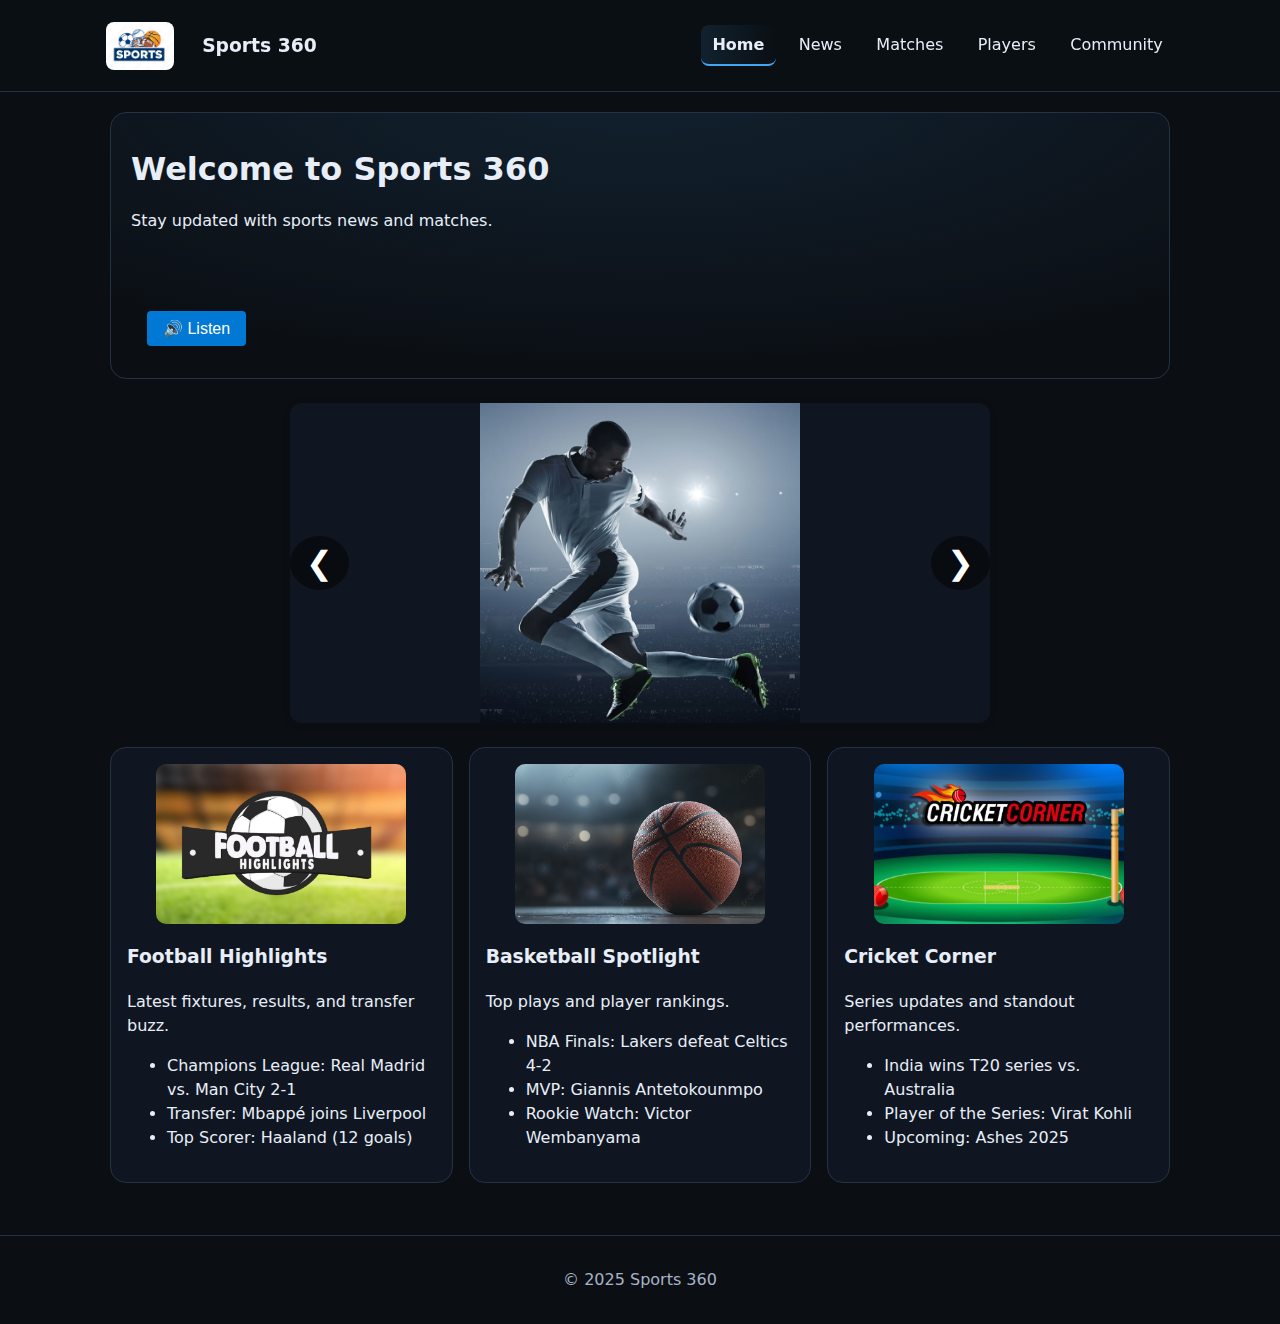
<file: index.html>
<!DOCTYPE html>
<html lang="en">
<head>
  <meta charset="utf-8" />
  <meta name="viewport" content="width=device-width,initial-scale=1" />
  <title>Sports 360 — Home</title>
  <link rel="stylesheet" href="style.css" />
  <script defer src="app.js"></script>
</head>
<body>
  <header class="site-header">
    <div class="nav">
      <img src="images/websitelogo.png" alt="Sports 360 Logo" class="site-logo" />
      <a class="brand" href="index.html"><h3>Sports 360</h3></a>
      <button class="nav-toggle" aria-label="Toggle menu" aria-expanded="false">☰</button>
      <nav class="nav-links" aria-label="Primary">
        <a href="index.html">Home</a>
        <a href="news.html">News</a>
        <a href="matches.html">Matches</a>
        <a href="players.html">Players</a>
        <a href="community.html">Community</a>
      </nav>
    </div>
  </header>

  <main class="container">
    <section class="hero">
      <h1>Welcome to Sports 360</h1>
      <p>Stay updated with sports news and matches.</p>
      
      <div class="quick-actions">
        <a class="btn" href="news.html">📰 Read News</a>
        <a class="btn" href="matches.html">⚽ Match Info</a>
        <a class="btn" href="community.html">👥 Join Community</a>
      </div>
      <button id="tts-btn" aria-label="Listen to page content" style="margin-top:1em;">🔊 Listen</button>
    </section>



    <!-- Slideshow Section Start -->
    <section class="slideshow">
      <div class="slides">
        <img src="images/slideshow1.jpg" alt="Slide 1" class="slide active"/>
        <img src="images/slideshow2.png" alt="Slide 2" class="slide"/>
        <img src="images/slideshow3.png" alt="Slide 3" class="slide"/>
        <img src="images/slideshow4.png" alt="Slide 4" class="slide"/>
        <img src="images/slideshow5.png" alt="Slide 5" class="slide"/>
      </div>
      <div class="slideshow-controls">
        <button class="prev">&#10094;</button>
        <button class="next">&#10095;</button>
      </div>
    </section>
    
    <!-- Slideshow Section End -->

    <section class="cards" aria-label="Featured">
      <article class="card">
        <img src="images/footballhighlight.png" alt="Football Highlights" class="card-img"/>
        <h3>Football Highlights</h3>
        <p>Latest fixtures, results, and transfer buzz.</p>
        <ul>
          <li>Champions League: Real Madrid vs. Man City 2-1</li>
          <li>Transfer: Mbappé joins Liverpool</li>
          <li>Top Scorer: Haaland (12 goals)</li>
        </ul>
      </article>

      <article class="card">
        <img src="images/basketballhighlight.png" alt="Basketball Spotlight" class="card-img"/>
        <h3>Basketball Spotlight</h3>
        <p>Top plays and player rankings.</p>
        <ul>
          <li>NBA Finals: Lakers defeat Celtics 4-2</li>
          <li>MVP: Giannis Antetokounmpo</li>
          <li>Rookie Watch: Victor Wembanyama</li>
        </ul>
      </article>

      <article class="card">
        <img src="images/cricketcorner.png" alt="Cricket Corner" class="card-img"/>
        <h3>Cricket Corner</h3>
        <p>Series updates and standout performances.</p>
        <ul>
          <li>India wins T20 series vs. Australia</li>
          <li>Player of the Series: Virat Kohli</li>
          <li>Upcoming: Ashes 2025</li>
        </ul>
      </article>
    </section>
  </main>

  <footer class="site-footer">
    <p>&copy; 2025 Sports 360</p>
  </footer>
</body>
</html>
</file>
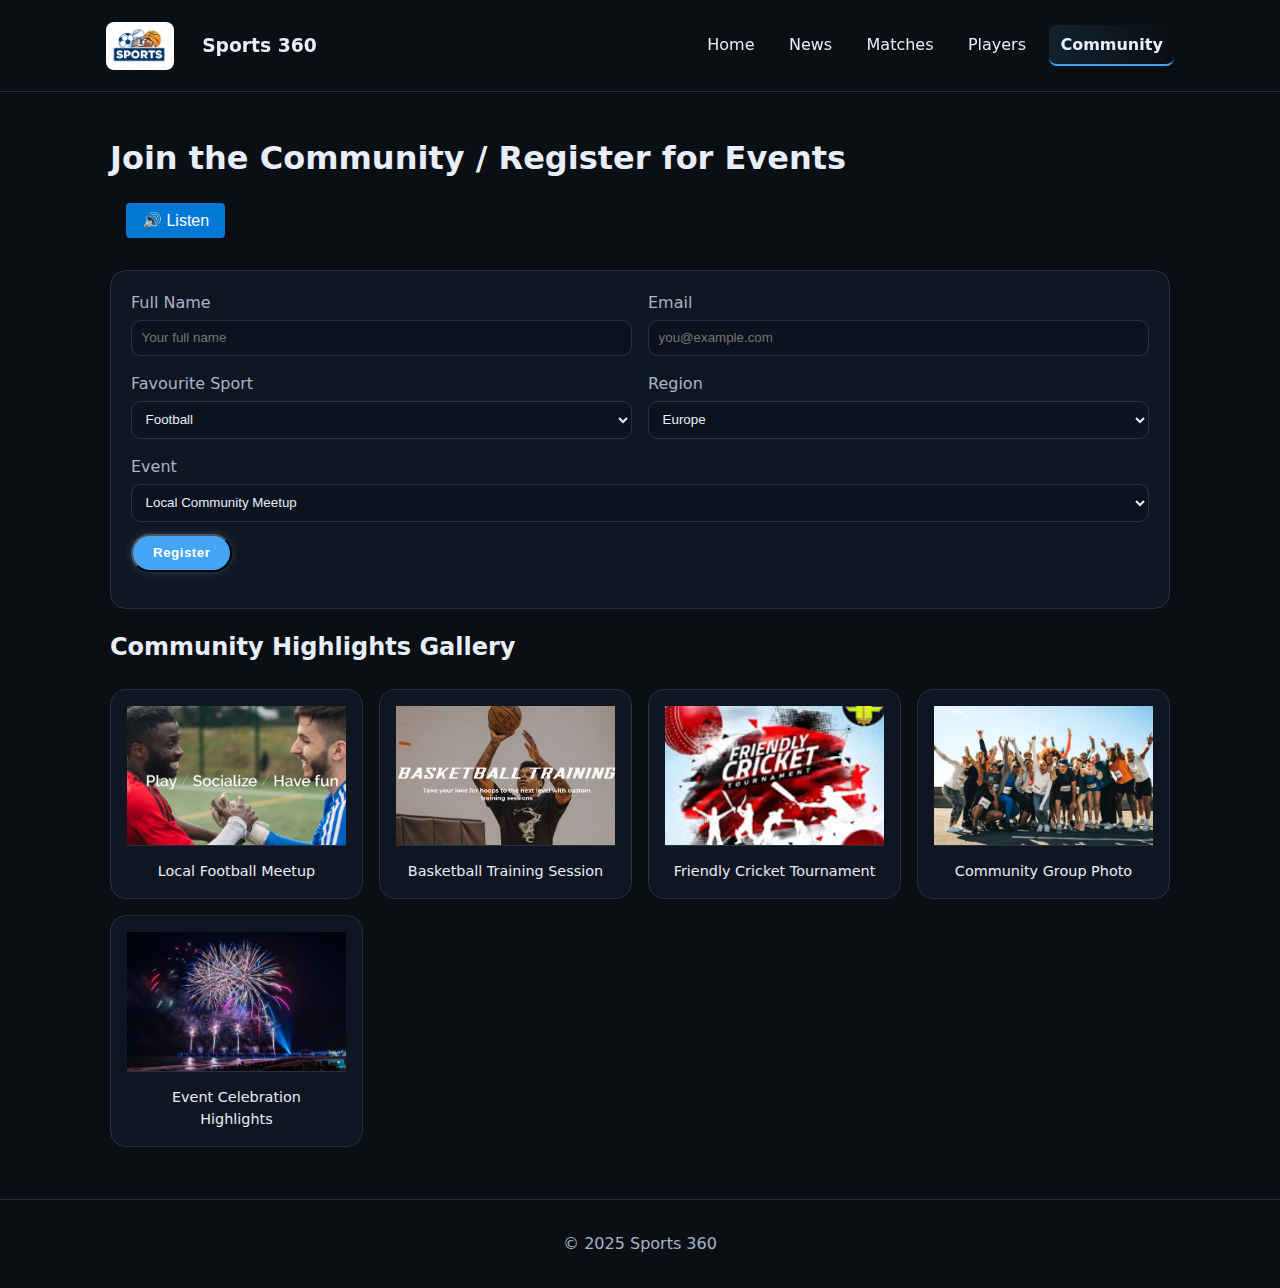
<file: community.html>
<!DOCTYPE html>
<html lang="en">
<head>
  <meta charset="utf-8" />
  <meta name="viewport" content="width=device-width,initial-scale=1" />
  <title>Sports 360 — Community</title>
  <link rel="stylesheet" href="style.css" />
  <script defer src="app.js"></script>
</head>
<body>
  <header class="site-header">
    <div class="nav">
      <img src="images/websitelogo.png" alt="Sports 360 Logo" class="site-logo" />
      <a class="brand" href="index.html"><h3>Sports 360</h3></a>
      <button class="nav-toggle" aria-label="Toggle menu" aria-expanded="false">☰</button>
      <nav class="nav-links" aria-label="Primary">
        <a href="index.html">Home</a>
        <a href="news.html">News</a>
        <a href="matches.html">Matches</a>
        <a href="players.html">Players</a>
        <a href="community.html" class="active">Community</a>
      </nav>
    </div>
  </header>

  <main class="container">

    <h1>Join the Community / Register for Events</h1>
    <button id="tts-btn" aria-label="Listen to page content" style="margin-bottom:1em;">🔊 Listen</button>

    <form id="communityForm" class="form">
      <div class="grid">
        <label>Full Name
          <input type="text" id="name" required placeholder="Your full name" />
        </label>
        <label>Email
          <input type="email" id="email" required placeholder="you@example.com" />
        </label>
      </div>

      <div class="grid">
        <label>Favourite Sport
          <select id="sport">
            <option>Football</option>
            <option>Basketball</option>
            <option>Cricket</option>
          </select>
        </label>
        <label>Region
          <select id="region">
            <option>Europe</option>
            <option>Americas</option>
            <option>Asia</option>
          </select>
        </label>
      </div>

      <label>Event
        <select id="event">
          <option>Local Community Meetup</option>
          <option>Training Session</option>
          <option>Friendly Tournament</option>
        </select>
      </label>

      <button type="submit" class="btn">Register</button>
      <p id="formOutput" class="muted"></p>
    </form>

    <!-- Community Gallery Section -->
    <h2>Community Highlights Gallery</h2>
    <div class="gallery">
      <div class="card">
        <img src="images/LocalFootballMeetup.png" alt="Community Meetup">
        <p>Local Football Meetup</p>
      </div>
      <div class="card">
        <img src="images/BasketballTrainingSession.png" alt="Training Session">
        <p>Basketball Training Session</p>
      </div>
      <div class="card">
        <img src="images/FriendlyCricketTournament.png" alt="Friendly Tournament">
        <p>Friendly Cricket Tournament</p>
      </div>
      <div class="card">
        <img src="images/sportsCommunityGroupPhoto.png" alt="Group Photo">
        <p>Community Group Photo</p>
      </div>
      <div class="card">
        <img src="images/EventCelebrationHighlights.png" alt="Event Celebration">
        <p>Event Celebration Highlights</p>
      </div>
    </div>

  </main>

  <footer class="site-footer">
    <p>&copy; 2025 Sports 360</p>
  </footer>
</body>
</html>
</file>
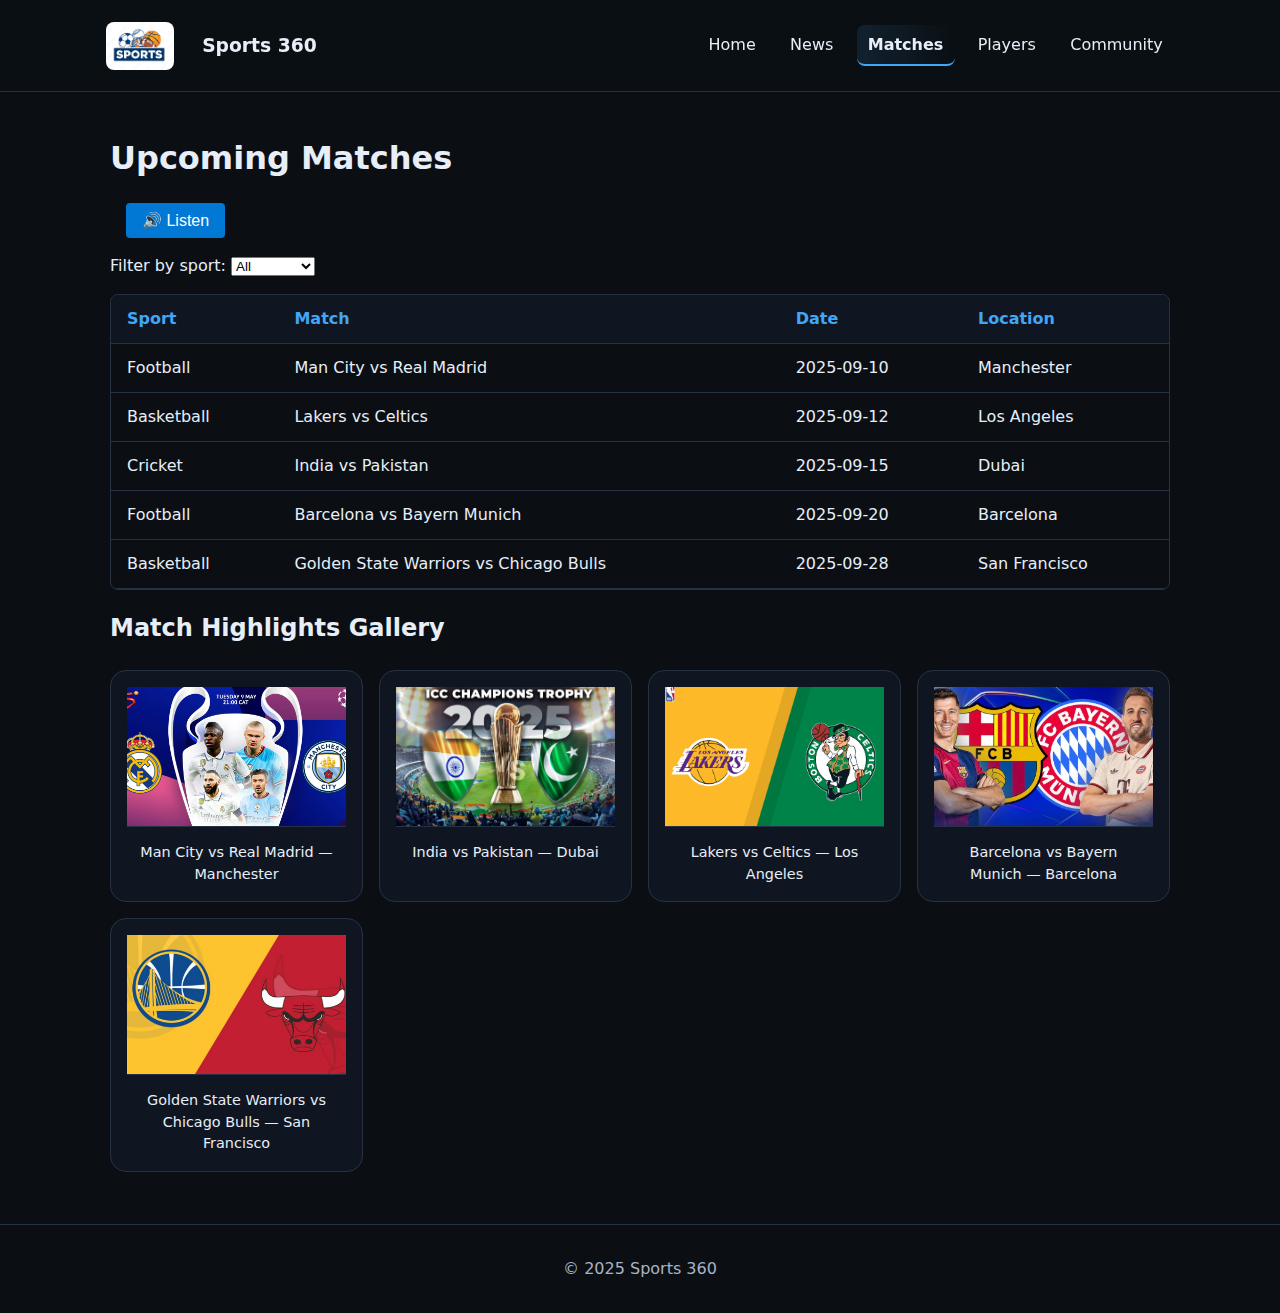
<file: matches.html>
<!DOCTYPE html>
<html lang="en">
<head>
  <meta charset="utf-8" />
  <meta name="viewport" content="width=device-width,initial-scale=1" />
  <title>Sports 360 — Matches</title>
  <link rel="stylesheet" href="style.css" />
  <script defer src="app.js"></script>
</head>
<body>
  <header class="site-header">
    <div class="nav">
      <img src="images/websitelogo.png" alt="Sports 360 Logo" class="site-logo" />
      <a class="brand" href="index.html"><h3>Sports 360</h3></a>
      <button class="nav-toggle" aria-label="Toggle menu" aria-expanded="false">☰</button>
      <nav class="nav-links" aria-label="Primary">
        <a href="index.html">Home</a>
        <a href="news.html">News</a>
        <a href="matches.html" class="active">Matches</a>
        <a href="players.html">Players</a>
        <a href="community.html">Community</a>
      </nav>
    </div>
  </header>

  <main class="container">
    <h1>Upcoming Matches</h1>
    <button id="tts-btn" aria-label="Listen to page content" style="margin-bottom:1em;">🔊 Listen</button>

    <div class="filters">
      <label>
        Filter by sport:
        <select id="matchSportFilter">
          <option value="all">All</option>
          <option value="football">Football</option>
          <option value="basketball">Basketball</option>
          <option value="cricket">Cricket</option>
        </select>
      </label>

    <div class="table-wrap">
      <table class="table">
        <thead>
          <tr>
            <th>Sport</th>
            <th>Match</th>
            <th>Date</th>
            <th>Location</th>
          </tr>
        </thead>
        <tbody>
          <tr data-sport="football">
            <td>Football</td>
            <td>Man City vs Real Madrid</td>
            <td>2025-09-10</td>
            <td>Manchester</td>
          </tr>
          <tr data-sport="basketball">
            <td>Basketball</td>
            <td>Lakers vs Celtics</td>
            <td>2025-09-12</td>
            <td>Los Angeles</td>
          </tr>
          <tr data-sport="cricket">
            <td>Cricket</td>
            <td>India vs Pakistan</td>
            <td>2025-09-15</td>
            <td>Dubai</td>
          </tr>
          <tr data-sport="football">
            <td>Football</td>
            <td>Barcelona vs Bayern Munich</td>
            <td>2025-09-20</td>
            <td>Barcelona</td>
          </tr>
          <tr data-sport="basketball">
            <td>Basketball</td>
            <td>Golden State Warriors vs Chicago Bulls</td>
            <td>2025-09-28</td>
            <td>San Francisco</td>
          </tr>
        </tbody>
      </table>
    </div>

    <h2>Match Highlights Gallery</h2>
    <div class="gallery">
      <div class="card">
        <img src="images/ManCityvsRealMadrid.png" alt="Football Highlight">
        <p>Man City vs Real Madrid — Manchester</p>
      </div>
      <div class="card">
        <img src="images/IndiavsPakistan.png" alt="Cricket Highlight">
        <p>India vs Pakistan — Dubai</p>
      </div>
      <div class="card">
        <img src="images/LakersvsCeltics.png" alt="Basketball Highlight">
        <p>Lakers vs Celtics — Los Angeles</p>
      </div>
      <div class="card">
        <img src="images/BarcelonavsBayenMunichBarcelona.png" alt="Football Highlight">
        <p>Barcelona vs Bayern Munich — Barcelona</p>
      </div>
      <div class="card">
        <img src="images/WarriorsvsChicagoBulls.png" alt="Basketball Highlight">
        <p>Golden State Warriors vs Chicago Bulls — San Francisco</p>
      </div>
    </div>
  </main>

  <footer class="site-footer">
    <p>&copy; 2025 Sports 360</p>
  </footer>
</body>
</html>
</file>
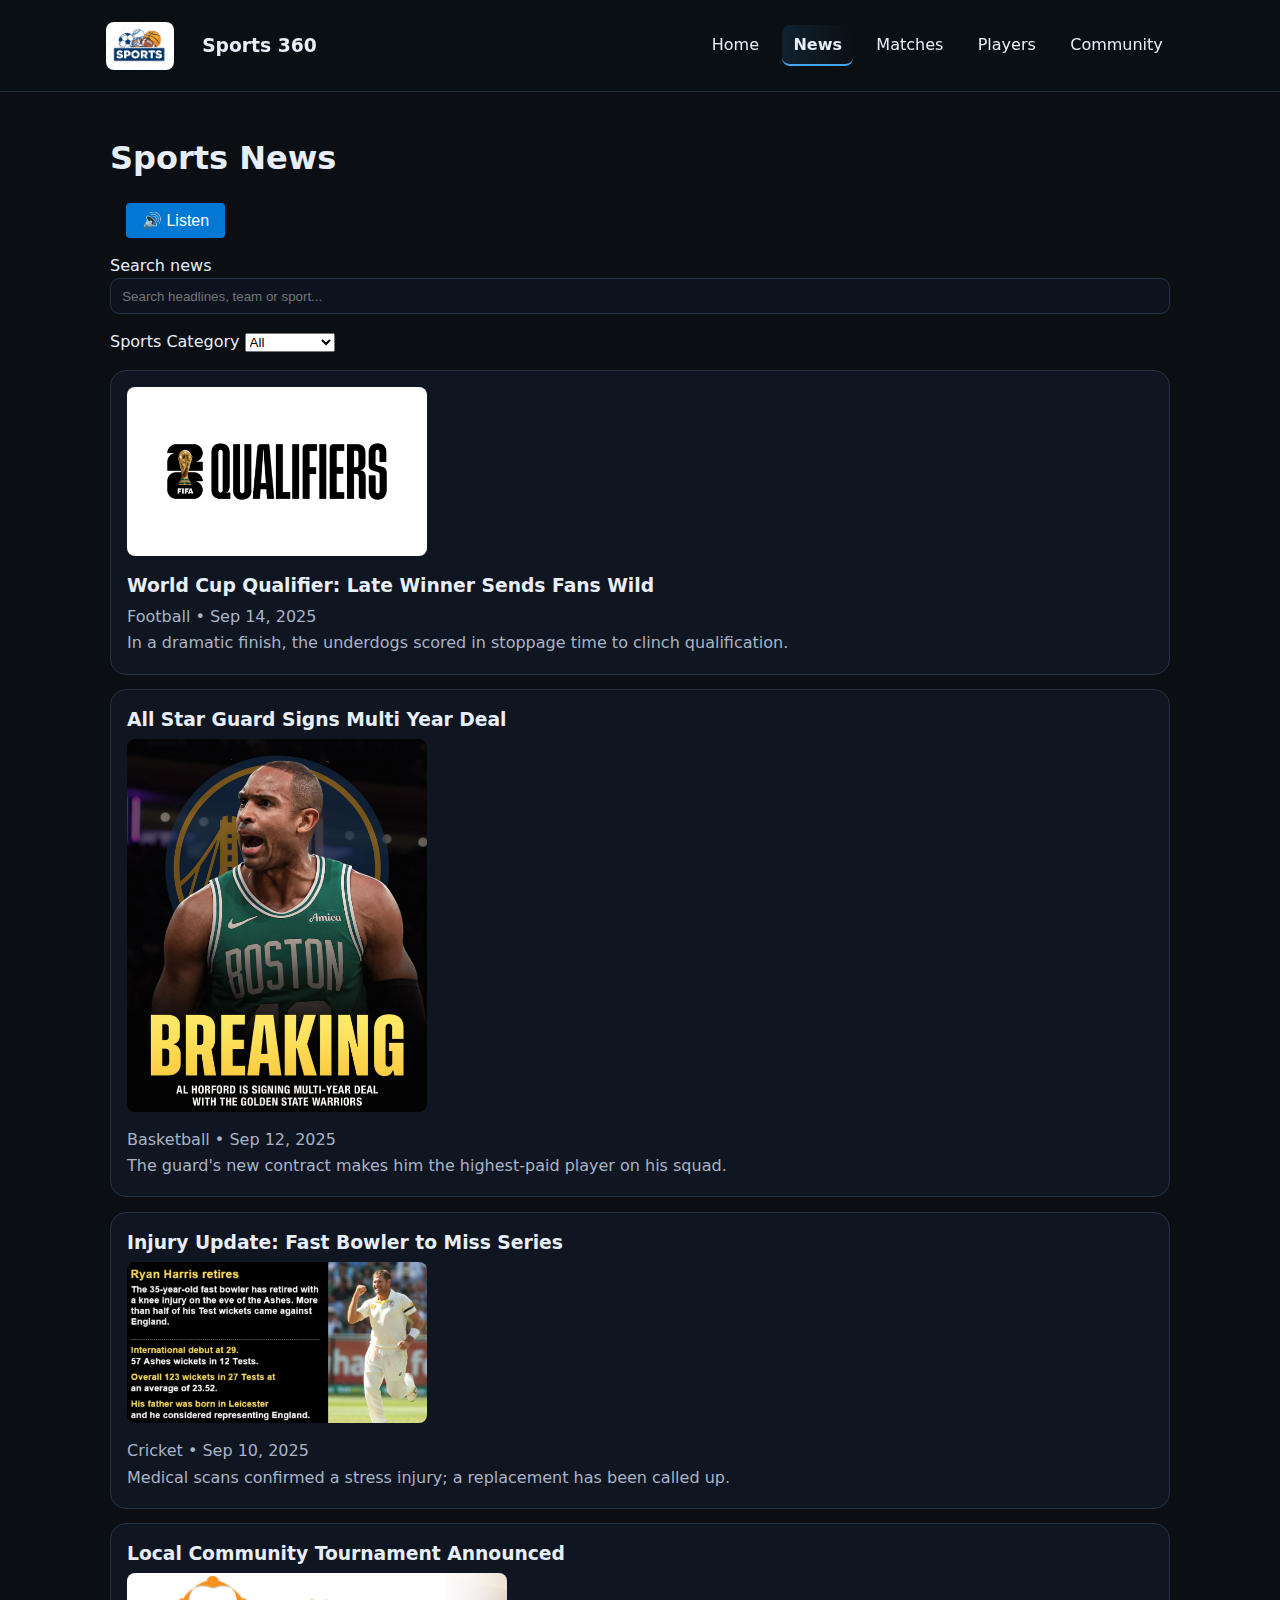
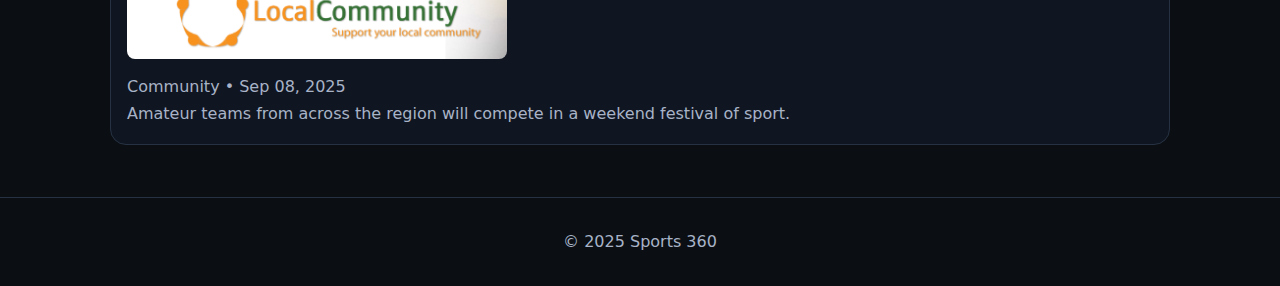
<file: news.html>
<!DOCTYPE html>
<html lang="en">
<head>
  <meta charset="utf-8" />
  <meta name="viewport" content="width=device-width,initial-scale=1" />
  <title>Sports 360 — News</title>
  <link rel="stylesheet" href="style.css" />
  <script defer src="app.js"></script>
</head>
<body>
  <header class="site-header">
    <div class="nav">
      <img src="images/websitelogo.png" alt="Sports 360 Logo" class="site-logo" />
      <a class="brand" href="index.html"><h3>Sports 360</h3></a>
      <button class="nav-toggle" aria-label="Toggle menu" aria-expanded="false">☰</button>
      <nav class="nav-links" aria-label="Primary">
        <a href="index.html">Home</a>
        <a href="news.html">News</a>
        <a href="matches.html">Matches</a>
        <a href="players.html">Players</a>
        <a href="community.html">Community</a>
      </nav>
    </div>
  </header>

  <main class="container">
    <h1>Sports News</h1>
    <button id="tts-btn" aria-label="Listen to page content" style="margin-bottom:1em;">🔊 Listen</button>

    <label class="grow">
      Search news
      <input id="newsSearch" type="search" placeholder="Search headlines, team or sport..."/>
    </label>

    <!-- Sports Category Dropdown -->
    <div style="margin-bottom:1em;">
      <label>
        Sports Category
        <select id="categoryFilter">
          <option value="">All</option>
          <option value="Football">Football</option>
          <option value="Basketball">Basketball</option>
          <option value="Cricket">Cricket</option>
          <option value="Community">Community</option>
        </select>
      </label>
    </div>

    <section class="list news-list" aria-live="polite">
      <article class="news-item card">
        <img src="images/FIFA.png"World Cup Qualifier celebration" class="news-img"/>
        <h3>World Cup Qualifier: Late Winner Sends Fans Wild</h3>
        <p class="muted">Football • Sep 14, 2025</p>
        <p>In a dramatic finish, the underdogs scored in stoppage time to clinch qualification.</p>
      </article>

      <article class="news-item card">
        <h3>All Star Guard Signs Multi Year Deal</h3>
        <img src="images/basketball.png" alt="Basketball player signing contract" class="news-img" />
        <p class="muted">Basketball • Sep 12, 2025</p>
        <p>The guard's new contract makes him the highest-paid player on his squad.</p>
      </article>

      <article class="news-item card">
        <h3>Injury Update: Fast Bowler to Miss Series</h3>
        <img src="images/cricket.png" alt="Cricket player walking off field" class="news-img" />
        <p class="muted">Cricket • Sep 10, 2025</p>
        <p>Medical scans confirmed a stress injury; a replacement has been called up.</p>
      </article>

      <article class="news-item card">
        <h3>Local Community Tournament Announced</h3>
        <img src="images/localcommunity.png" alt="local community" class="news-img community-logo" />
        <p class="muted">Community • Sep 08, 2025</p>
        <p>Amateur teams from across the region will compete in a weekend festival of sport.</p>
      </article>
    </section>
  </main>

  <footer class="site-footer">
    <p>&copy; 2025 Sports 360</p>
  </footer>
</body>
</html>
</file>
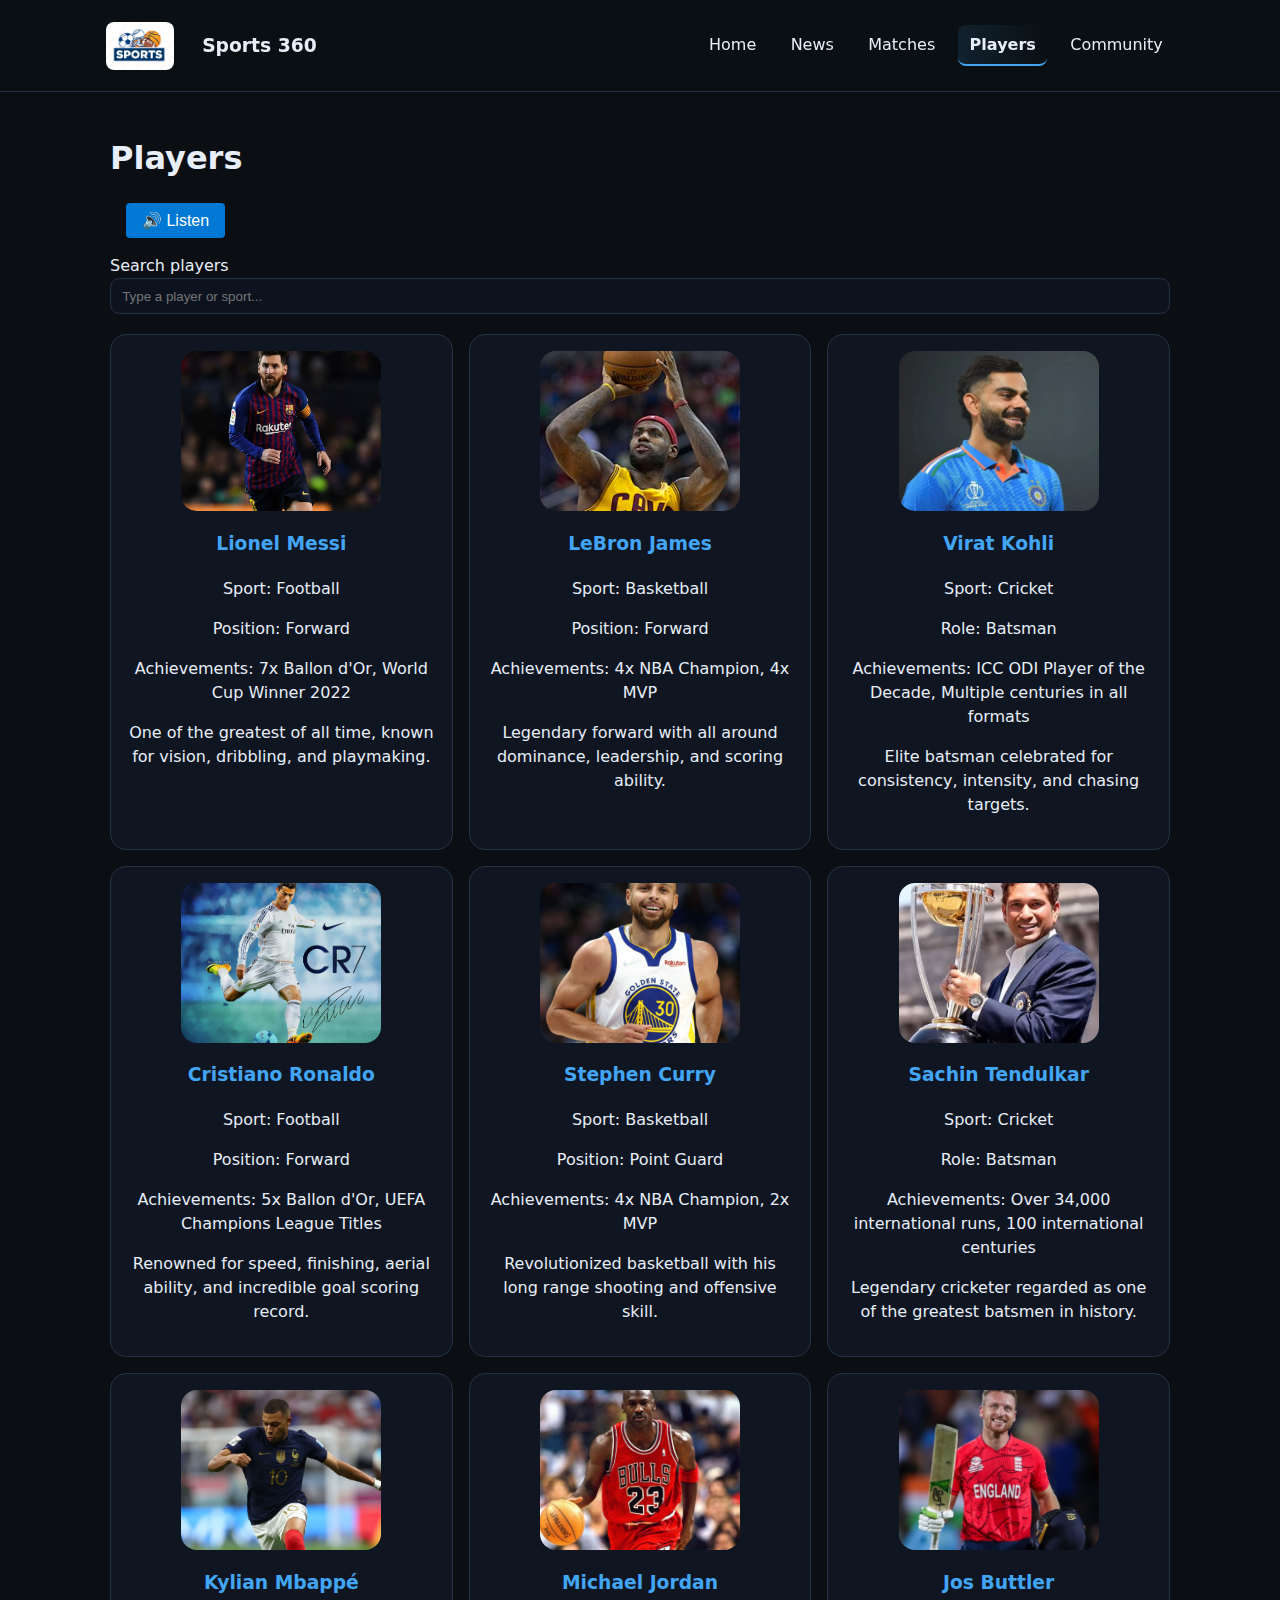
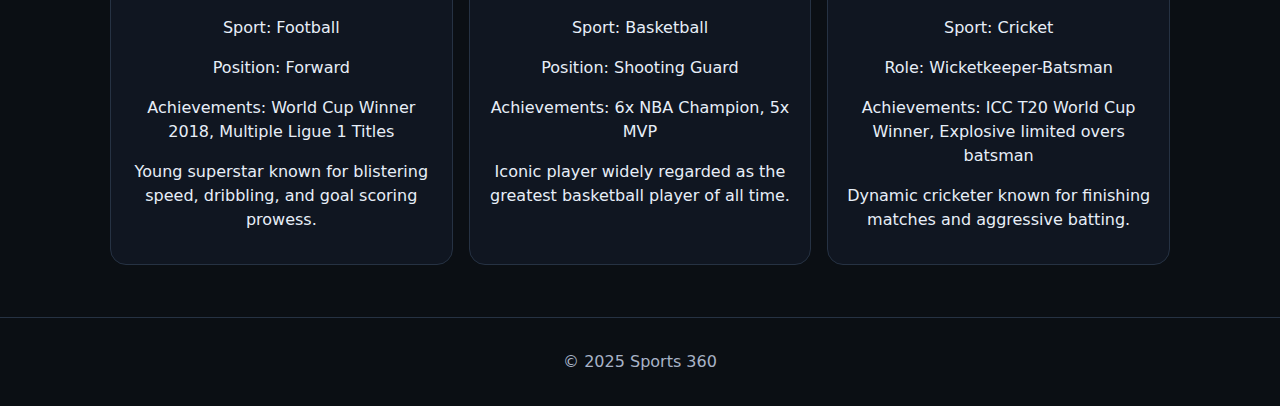
<file: players.html>
<!DOCTYPE html>
<html lang="en">
<head>
  <meta charset="utf-8" />
  <meta name="viewport" content="width=device-width,initial-scale=1" />
  <title>Sports 360 — Players</title>
  <link rel="stylesheet" href="style.css" />
  <script defer src="app.js"></script>
</head>
<body>
  <header class="site-header">
    <div class="nav">
      <img src="images/websitelogo.png" alt="Sports 360 Logo" class="site-logo" />
      <a class="brand" href="index.html"><h3>Sports 360</h3></a>
      <button class="nav-toggle" aria-label="Toggle menu" aria-expanded="false">☰</button>
      <nav class="nav-links" aria-label="Primary">
        <a href="index.html">Home</a>
        <a href="news.html">News</a>
        <a href="matches.html">Matches</a>
        <a href="players.html" class="active">Players</a>
        <a href="community.html">Community</a>
      </nav>
    </div>
  </header>

  <main class="container">

    <h1>Players</h1>
    <button id="tts-btn" aria-label="Listen to page content" style="margin-bottom:1em;">🔊 Listen</button>

    <label class="grow">
      Search players
      <input id="playerSearch" type="search" placeholder="Type a player or sport..." />
    </label>

    <section class="cards">
      <article class="card player-card">
        <img src="images/messi.png" alt="Lionel Messi" class="player-img">
        <h3>Lionel Messi</h3>
        <p>Sport: Football</p>
        <p>Position: Forward</p>
        <p>Achievements: 7x Ballon d'Or, World Cup Winner 2022</p>
        <p>One of the greatest of all time, known for vision, dribbling, and playmaking.</p>
      </article>

      <article class="card player-card">
        <img src="images/James.png" alt="LeBron James" class="player-img">
        <h3>LeBron James</h3>
        <p>Sport: Basketball</p>
        <p>Position: Forward</p>
        <p>Achievements: 4x NBA Champion, 4x MVP</p>
        <p>Legendary forward with all around dominance, leadership, and scoring ability.</p>
      </article>

      <article class="card player-card">
        <img src="images/virat.png" alt="Virat Kohli" class="player-img">
        <h3>Virat Kohli</h3>
        <p>Sport: Cricket</p>
        <p>Role: Batsman</p>
        <p>Achievements: ICC ODI Player of the Decade, Multiple centuries in all formats</p>
        <p>Elite batsman celebrated for consistency, intensity, and chasing targets.</p>
      </article>

      <article class="card player-card">
        <img src="images/cr7.png" alt="Cristiano Ronaldo" class="player-img">
        <h3>Cristiano Ronaldo</h3>
        <p>Sport: Football</p>
        <p>Position: Forward</p>
        <p>Achievements: 5x Ballon d'Or, UEFA Champions League Titles</p>
        <p>Renowned for speed, finishing, aerial ability, and incredible goal scoring record.</p>
      </article>

      <article class="card player-card">
        <img src="images/StephenCurry.png" alt="Stephen Curry" class="player-img">
        <h3>Stephen Curry</h3>
        <p>Sport: Basketball</p>
        <p>Position: Point Guard</p>
        <p>Achievements: 4x NBA Champion, 2x MVP</p>
        <p>Revolutionized basketball with his long range shooting and offensive skill.</p>
      </article>

      <article class="card player-card">
        <img src="images/Sachin.png" alt="Sachin Tendulkar" class="player-img">
        <h3>Sachin Tendulkar</h3>
        <p>Sport: Cricket</p>
        <p>Role: Batsman</p>
        <p>Achievements: Over 34,000 international runs, 100 international centuries</p>
        <p>Legendary cricketer regarded as one of the greatest batsmen in history.</p>
      </article>

      <article class="card player-card">
        <img src="images/Mbappé.png" alt="Kylian Mbappé" class="player-img">
        <h3>Kylian Mbappé</h3>
        <p>Sport: Football</p>
        <p>Position: Forward</p>
        <p>Achievements: World Cup Winner 2018, Multiple Ligue 1 Titles</p>
        <p>Young superstar known for blistering speed, dribbling, and goal scoring prowess.</p>
      </article>

      <article class="card player-card">
        <img src="images/Jordan.png" alt="Michael Jordan" class="player-img">
        <h3>Michael Jordan</h3>
        <p>Sport: Basketball</p>
        <p>Position: Shooting Guard</p>
        <p>Achievements: 6x NBA Champion, 5x MVP</p>
        <p>Iconic player widely regarded as the greatest basketball player of all time.</p>
      </article>

      <article class="card player-card">
        <img src="images/Buttler.png" alt="Jos Buttler" class="player-img">
        <h3>Jos Buttler</h3>
        <p>Sport: Cricket</p>
        <p>Role: Wicketkeeper-Batsman</p>
        <p>Achievements: ICC T20 World Cup Winner, Explosive limited overs batsman</p>
        <p>Dynamic cricketer known for finishing matches and aggressive batting.</p>
      </article>
    </section>

  </main>

  <footer class="site-footer">
    <p>&copy; 2025 Sports 360</p>
  </footer>
</body>
</html>
</file>
<file: style.css>
/* --- Theme Color Variables --- */
:root{
  --bg:#0b0f14;
  --card:#101621;
  --text:#e7eef8;
  --muted:#a8b3c7;
  --accent:#42a5f5;
  --border:#263243;
}

*{ box-sizing:border-box; }
html, body { height:100%; }
body {
  margin:0;
  font-family: system-ui, -apple-system, "Segoe UI", Roboto, Helvetica, Arial, sans-serif;
  line-height:1.5;
  color:var(--text);
  background: var(--bg);
}

/* Header / nav */
.site-header {
  position: sticky;
  top: 0;
  z-index: 10;
  background: rgba(11,15,20,0.85);
  backdrop-filter: blur(6px);
  border-bottom:1px solid var(--border);
}
.nav {
  max-width: 1100px;
  margin: 0 auto;
  padding: .8rem 1rem;
  display:flex;
  align-items:center;
  gap:1rem;
}
.brand {
  font-weight:800;
  color:var(--text);
  text-decoration:none;
}
.nav-links {
  margin-left:auto;
  display:flex;
  gap:.75rem;
}
.nav-links a {
  color:var(--text);
  text-decoration:none;
  padding:.45rem .7rem;
  border-radius:.5rem;
}
.nav-links a:hover { background: var(--card); }
.nav-links a.active {
  background: linear-gradient(90deg, rgba(66,165,245,0.12), transparent);
  font-weight:700;
}

/* Mobile toggle */
.nav-toggle {
  display:none;
  font-size:1.15rem;
  padding:.35rem .5rem;
  border-radius:.5rem;
  border:1px solid var(--border);
  background:var(--card);
  color:var(--text);
}

/* Page container */
.container {
  max-width:1100px;
  margin:0 auto;
  padding:1.25rem;
}

/* Hero */
.hero {
  background: radial-gradient(1200px 400px at 50% -10%, rgba(66,165,245,0.12), transparent 70%);
  padding:2rem 1.25rem;
  border:1px solid var(--border);
  border-radius:1rem;
}
.hero h1 { margin:0 0 .5rem 0; }
.quick-actions { margin-top:1rem; display:flex; gap:.75rem; flex-wrap:wrap; }
.btn {
  display:inline-block;
  background:var(--accent);
  color:#001221;
  font-weight:700;
  padding:.6rem .9rem;
  border-radius:.75rem;
  text-decoration:none;
}

/* Cards */
.cards {
  display:grid;
  grid-template-columns: repeat(3, 1fr);
  gap:1rem;
  margin-top:1.25rem;
}
.card {
  background:var(--card);
  border:1px solid var(--border);
  padding:1rem;
  border-radius:1rem;
}

/* News list */
.list {
  display:grid;
  gap:.9rem;
  margin-top:1rem;
}
.news-item h3 { margin:0 0 .3rem 0; }
.news-item p { margin:.15rem 0; color:var(--muted); }

/* Search */
label.grow { display:block; margin:0 0 1rem 0; }
input[type="search"] {
  width:100%;
  padding:.6rem .7rem;
  border:1px solid var(--border);
  border-radius:.6rem;
  background:#0c131f;
  color:var(--text);
}

/* Footer */
.site-footer {
  border-top:1px solid var(--border);
  margin-top:2rem;
  padding:1rem;
  text-align:center;
  color:var(--muted);
}

/* Images */
.news-img {
  width: 100%;
  max-width: 300px;
  height: auto;
  display: block;
  margin-bottom: 1em;
  border-radius: 8px;
}
.card-img {
  width: 100%;
  max-width: 250px;
  height: 160px;
  object-fit: cover;
  border-radius: 10px;
  display: block;
  margin: 0 auto 1em auto;
}
.site-logo {
  height: 48px;
  width: auto;
  margin-right: 0.75rem;
  border-radius: 8px;
  display: block;
}
.community-logo {
  max-width: 380px;
  height: auto;
}

/* Slideshow */
.slideshow {
  position: relative;
  max-width: 700px;
  margin: 24px auto;
  overflow: hidden;
  border-radius: 12px;
  box-shadow: 0 2px 8px rgba(0,0,0,0.12);
}
.slides {
  position: relative;
  width: 100%;
  height: 320px;
  background: #101621;
  display: flex;
  align-items: center;
  justify-content: center;
  overflow: hidden;
}
.slide {
  display: none;
  width: 100%;
  height: 100%;
  object-fit: contain;
  background: #101621;
  position: absolute;
  left: 0;
  top: 0;
  opacity: 0;
  border-radius: 12px;
  transition: opacity 0.5s ease-in-out;
}
.slide.active {
  display: block;
  opacity: 1;
}
.slideshow-controls {
  position: absolute;
  width: 100%;
  top: 50%;
  display: flex;
  justify-content: space-between;
  transform: translateY(-50%);
  pointer-events: none;
}
.slideshow-controls button {
  background: rgba(0,0,0,0.5);
  color: #fff;
  border: none;
  font-size: 2rem;
  padding: 8px 16px;
  cursor: pointer;
  pointer-events: auto;
  border-radius: 50%;
}

#tts-btn {
  margin-left: 1em;
  padding: 0.5em 1em;
  font-size: 1em;
  background: #0078d4;
  color: #fff;
  border: none;
  border-radius: 4px;
  cursor: pointer;
}
#tts-btn:focus {
  outline: 2px solid #005a9e;
}

/* --- Matches table --- */
.table-wrap {
  overflow-x: auto;
  margin-top: 1rem;
  border: 1px solid var(--border);
  border-radius: 8px;
}
.table {
  width: 100%;
  border-collapse: collapse;
  min-width: 500px;
}
.table th, .table td {
  padding: 0.75rem 1rem;
  text-align: left;
  border-bottom: 1px solid var(--border);
}
.table th {
  background: var(--card);
  color: var(--accent);
  font-weight: 600;
}
.table tr:hover {
  background: rgba(66,165,245,0.08);
}

/* --- Community form --- */
.form {
  margin-top: 1rem;
  background: var(--card);
  border: 1px solid var(--border);
  padding: 1.25rem;
  border-radius: 1rem;
}
.form .grid {
  display: grid;
  grid-template-columns: repeat(auto-fit, minmax(220px, 1fr));
  gap: 1rem;
  margin-bottom: 1rem;
}
.form label {
  display: block;
  font-weight: 500;
  color: var(--muted);
}
.form input, .form select {
  width: 100%;
  padding: 0.6rem;
  border-radius: 0.6rem;
  border: 1px solid var(--border);
  background: #0c131f;
  color: var(--text);
  margin-top: 0.3rem;
}
.form button {
  margin-top: 0.75rem;
}

/* --- Player cards --- */
.player-card {
  text-align: center;
}
.player-card h3 {
  color: var(--accent);
}

.nav-links a.active {
  background: linear-gradient(90deg, rgba(66,165,245,0.12), transparent);
  border-bottom: 2px solid var(--accent);
  transition: 0.3s;
}
html {
  scroll-behavior: smooth;
}

/* ===== HERO BUTTON STYLE ===== */
.btn {
  background-color: var(--accent);
  color: white;
  text-decoration: none;
  padding: 0.7em 1.5em;
  border-radius: 30px;
  font-weight: 600;
  letter-spacing: 0.5px;
  transition: all 0.3s ease;
  box-shadow: 0 0 8px rgba(66, 165, 245, 0.3);
}

/* ===== BUTTON HOVER EFFECT ===== */
.btn:hover {
  background-color: #0b74c7; /* deeper accent */
  box-shadow: 0 0 15px rgba(66, 165, 245, 0.8);
  transform: translateY(-3px);
}

/* Optional: slight animation when loaded */
.quick-actions .btn {
  animation: fadeInUp 0.6s ease forwards;
  opacity: 0;
}
.quick-actions .btn:nth-child(1) { animation-delay: 0.2s; }
.quick-actions .btn:nth-child(2) { animation-delay: 0.4s; }
.quick-actions .btn:nth-child(3) { animation-delay: 0.6s; }

@keyframes fadeInUp {
  from { opacity: 0; transform: translateY(15px); }
  to { opacity: 1; transform: translateY(0); }
}

/* --- Matches Gallery --- */
.gallery {
  display: grid;
  grid-template-columns: repeat(auto-fit, minmax(220px, 1fr));
  gap: 1rem;
  margin-top: 1.5rem;
}

.gallery .card {
  background: var(--card);
  border: 1px solid var(--border);
  border-radius: 1rem;
  overflow: hidden;
  text-align: center;
  padding-bottom: 0.5rem;
  transition: transform 0.2s ease, box-shadow 0.2s ease;
}

.gallery .card img {
  width: 100%;
  height: 140px;
  object-fit: cover;
  border-bottom: 1px solid var(--border);
}

.gallery .card p {
  color: var(--text);
  font-weight: 500;
  margin: 0.5rem;
  font-size: 0.9rem;
}

/* Hover effect for gallery cards */
.gallery .card:hover {
  transform: translateY(-4px);
  box-shadow: 0 4px 15px rgba(66,165,245,0.3);
}

/* Table adjustments (optional spacing) */
.table-wrap {
  margin-top: 1rem;
}

.player-img {
  width: 100%;
  max-width: 200px;
  height: 160px;
  object-fit: cover;
  border-radius: 1rem;
  display: block;
  margin: 0 auto 1rem auto;
}




/* Responsive */
@media (max-width: 900px) {
  .cards { grid-template-columns: repeat(2, 1fr); }
}
@media (max-width: 768px) {
  .nav-toggle { display:block; }
  .nav-links { display:none; position:absolute; right:1rem; top:3.2rem; background:var(--card); border:1px solid var(--border); padding:.6rem; border-radius:.8rem; flex-direction:column; width:min(260px,94vw); gap:.4rem; }
  .nav-links.open { display:flex; }
}

@media (max-width: 600px) {
  .cards { grid-template-columns: 1fr; }
}
@media (max-width: 400px) {
  .hero h1 { font-size:1.5rem; }
}
</file>
